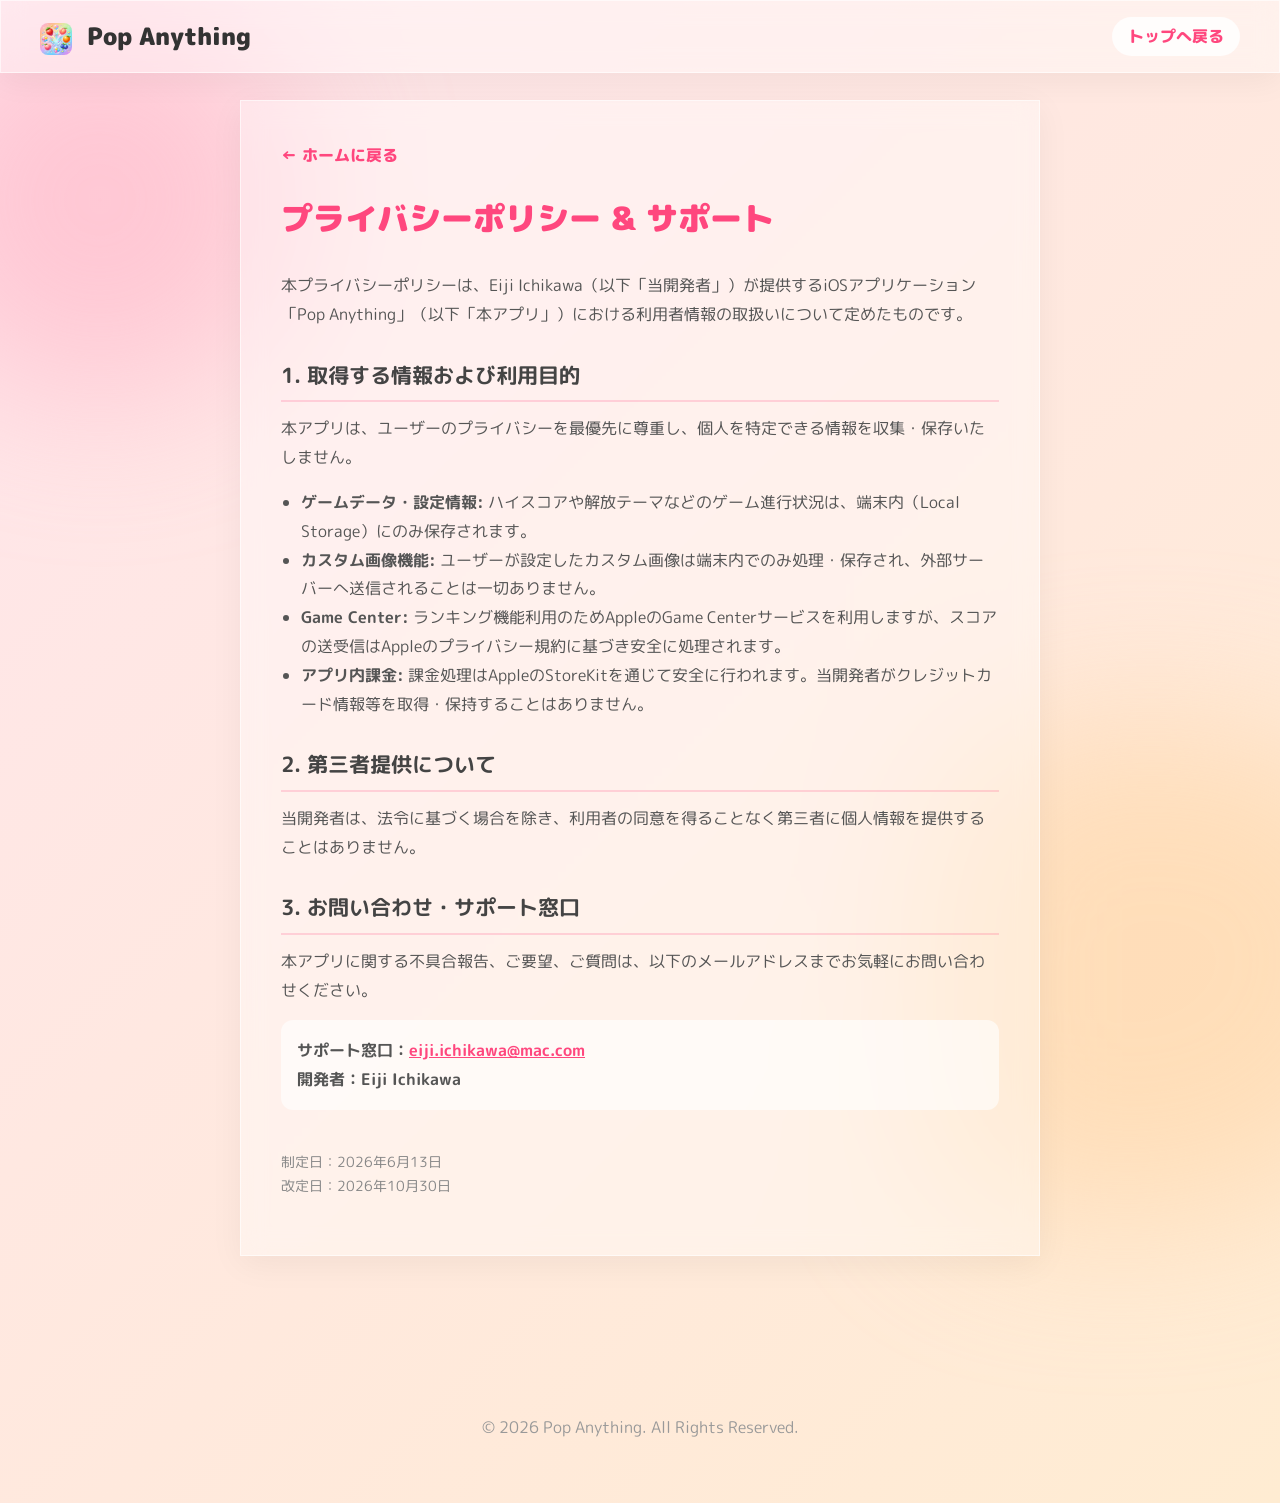
<file: privacy.html>
<!DOCTYPE html>
<html lang="ja">
<head>
    <meta charset="UTF-8">
    <meta name="viewport" content="width=device-width, initial-scale=1.0">
    <title>プライバシーポリシー & サポート - Pop Anything</title>
    <link rel="icon" type="image/png" href="app_icon.png">
    <link rel="stylesheet" href="style.css">
    <link href="https://fonts.googleapis.com/css2?family=M+PLUS+Rounded+1c:wght@500;800;900&display=swap" rel="stylesheet">
    <style>
        .content-box {
            max-width: 800px;
            margin: 100px auto 40px;
            padding: 40px;
            line-height: 1.8;
        }
        .content-box h1 {
            color: var(--primary);
            font-size: 2rem;
            margin-bottom: 24px;
            font-weight: 900;
        }
        .content-box h2 {
            font-size: 1.3rem;
            margin: 28px 0 12px;
            color: #444;
            border-bottom: 2px solid rgba(255, 71, 126, 0.2);
            padding-bottom: 6px;
        }
        .content-box p {
            margin-bottom: 16px;
            color: #555;
        }
        .content-box ul {
            margin-left: 20px;
            margin-bottom: 16px;
            color: #555;
        }
        .back-link {
            display: inline-block;
            margin-bottom: 20px;
            color: var(--primary);
            text-decoration: none;
            font-weight: 800;
        }
        .back-link:hover {
            text-decoration: underline;
        }
    </style>
</head>
<body>
    <div class="blob blob-1"></div>
    <div class="blob blob-2"></div>

    <nav class="navbar glass">
        <div class="nav-content">
            <a href="index.html" class="logo" style="text-decoration: none; color: inherit;">
                <img src="app_icon.png" alt="Pop Anything Icon" style="width: 32px; height: 32px; border-radius: 8px; vertical-align: middle; margin-right: 8px;">
                Pop Anything
            </a>
            <a href="index.html" class="nav-btn">トップへ戻る</a>
        </div>
    </nav>

    <main class="content-box glass">
        <a href="index.html" class="back-link">← ホームに戻る</a>
        <h1>プライバシーポリシー & サポート</h1>
        <p>本プライバシーポリシーは、Eiji Ichikawa（以下「当開発者」）が提供するiOSアプリケーション「Pop Anything」（以下「本アプリ」）における利用者情報の取扱いについて定めたものです。</p>

        <h2>1. 取得する情報および利用目的</h2>
        <p>本アプリは、ユーザーのプライバシーを最優先に尊重し、個人を特定できる情報を収集・保存いたしません。</p>
        <ul>
            <li><strong>ゲームデータ・設定情報:</strong> ハイスコアや解放テーマなどのゲーム進行状況は、端末内（Local Storage）にのみ保存されます。</li>
            <li><strong>カスタム画像機能:</strong> ユーザーが設定したカスタム画像は端末内でのみ処理・保存され、外部サーバーへ送信されることは一切ありません。</li>
            <li><strong>Game Center:</strong> ランキング機能利用のためAppleのGame Centerサービスを利用しますが、スコアの送受信はAppleのプライバシー規約に基づき安全に処理されます。</li>
            <li><strong>アプリ内課金:</strong> 課金処理はAppleのStoreKitを通じて安全に行われます。当開発者がクレジットカード情報等を取得・保持することはありません。</li>
        </ul>

        <h2>2. 第三者提供について</h2>
        <p>当開発者は、法令に基づく場合を除き、利用者の同意を得ることなく第三者に個人情報を提供することはありません。</p>

        <h2>3. お問い合わせ・サポート窓口</h2>
        <p>本アプリに関する不具合報告、ご要望、ご質問は、以下のメールアドレスまでお気軽にお問い合わせください。</p>
        <p style="background: rgba(255,255,255,0.6); padding: 16px; border-radius: 12px; font-weight: bold;">
            サポート窓口：<a href="mailto:eiji.ichikawa@mac.com" style="color: var(--primary);">eiji.ichikawa@mac.com</a><br>
            開発者：Eiji Ichikawa
        </p>

        <p style="margin-top: 40px; font-size: 0.85rem; color: #888;">
            制定日：2026年6月13日<br>
            改定日：2026年10月30日
        </p>
    </main>

    <footer class="footer">
        <p class="copyright">© 2026 Pop Anything. All Rights Reserved.</p>
    </footer>
</body>
</html>
</file>
<file: style.css>
:root {
    --primary: #ff477e;
    --secondary: #ff9900;
    --bg-gradient: linear-gradient(135deg, #ffe5ec 0%, #ffecd2 100%);
    --glass-bg: rgba(255, 255, 255, 0.4);
    --glass-border: rgba(255, 255, 255, 0.6);
    --text-main: #333;
    --text-muted: #666;
}

* {
    margin: 0;
    padding: 0;
    box-sizing: border-box;
}

body {
    font-family: 'M PLUS Rounded 1c', sans-serif;
    background: var(--bg-gradient);
    color: var(--text-main);
    overflow-x: hidden;
    min-height: 100vh;
    position: relative;
}

/* Dynamic Blobs in Background */
.blob {
    position: absolute;
    filter: blur(80px);
    z-index: -1;
    opacity: 0.6;
    animation: float 20s infinite alternate;
}
.blob-1 {
    width: 400px;
    height: 400px;
    background: #ffb3c6;
    top: -100px;
    left: -100px;
    border-radius: 50%;
}
.blob-2 {
    width: 500px;
    height: 500px;
    background: #ffd6a5;
    bottom: 20%;
    right: -150px;
    border-radius: 40% 60% 70% 30%;
    animation-delay: -5s;
}
.blob-3 {
    width: 300px;
    height: 300px;
    background: #caffbf;
    top: 40%;
    left: 20%;
    border-radius: 60% 40% 30% 70%;
    animation-delay: -10s;
}

@keyframes float {
    0% { transform: translate(0, 0) scale(1); }
    100% { transform: translate(50px, 50px) scale(1.1); }
}

/* Glassmorphism Utilities */
.glass {
    background: var(--glass-bg);
    backdrop-filter: blur(12px);
    -webkit-backdrop-filter: blur(12px);
    border: 1px solid var(--glass-border);
    box-shadow: 0 8px 32px rgba(0, 0, 0, 0.05);
}

/* Navbar */
.navbar {
    position: fixed;
    top: 0;
    width: 100%;
    z-index: 100;
    padding: 1rem 2rem;
}
.nav-content {
    max-width: 1200px;
    margin: 0 auto;
    display: flex;
    justify-content: space-between;
    align-items: center;
}
.logo {
    font-size: 1.5rem;
    font-weight: 900;
    color: var(--primary);
}
.nav-btn {
    text-decoration: none;
    color: var(--primary);
    font-weight: 800;
    padding: 0.5rem 1rem;
    border-radius: 20px;
    background: rgba(255,255,255,0.8);
    transition: transform 0.2s;
}
.nav-btn:hover {
    transform: scale(1.05);
}

/* Hero Section */
.hero {
    max-width: 1200px;
    margin: 0 auto;
    padding: 8rem 2rem 4rem;
    display: flex;
    align-items: center;
    gap: 4rem;
    min-height: 100vh;
}
.hero-content {
    flex: 1;
}
.hero-title {
    font-size: 4rem;
    line-height: 1.2;
    margin-bottom: 1.5rem;
}
.highlight {
    background: linear-gradient(90deg, var(--primary), var(--secondary));
    -webkit-background-clip: text;
    -webkit-text-fill-color: transparent;
}
.hero-subtitle {
    font-size: 1.2rem;
    color: var(--text-muted);
    margin-bottom: 2.5rem;
    line-height: 1.6;
}

/* Buttons */
.btn {
    display: inline-flex;
    align-items: center;
    gap: 0.8rem;
    padding: 1rem 2rem;
    border-radius: 50px;
    text-decoration: none;
    font-weight: 800;
    font-size: 1.2rem;
    transition: all 0.3s cubic-bezier(0.175, 0.885, 0.32, 1.275);
}
.btn-primary {
    background: linear-gradient(45deg, var(--primary), var(--secondary));
    color: white;
    box-shadow: 0 10px 20px rgba(255, 71, 126, 0.3);
}
.btn-primary:hover {
    transform: translateY(-5px) scale(1.02);
    box-shadow: 0 15px 25px rgba(255, 71, 126, 0.4);
}
.pulse {
    animation: pulse 2s infinite;
}
@keyframes pulse {
    0% { box-shadow: 0 0 0 0 rgba(255, 71, 126, 0.4); }
    70% { box-shadow: 0 0 0 20px rgba(255, 71, 126, 0); }
    100% { box-shadow: 0 0 0 0 rgba(255, 71, 126, 0); }
}

/* Mockup CSS */
.hero-image {
    flex: 1;
    display: flex;
    justify-content: center;
}
.glass-panel {
    background: var(--glass-bg);
    padding: 1rem;
    border-radius: 40px;
    border: 1px solid var(--glass-border);
    box-shadow: 0 20px 40px rgba(0,0,0,0.1);
    transform: rotate(2deg);
    transition: transform 0.5s;
}
.glass-panel:hover {
    transform: rotate(0deg) scale(1.02);
}
.mockup {
    width: 300px;
    height: 600px;
    background: #fff;
    border-radius: 30px;
    overflow: hidden;
    position: relative;
    border: 8px solid #333;
}
.mockup-screen {
    width: 100%;
    height: 100%;
    background: #fdfdfd;
    position: relative;
}
.game-header {
    display: flex;
    justify-content: space-between;
    padding: 1rem;
    border-bottom: 2px solid #eee;
}
.score-label, .next-label {
    font-size: 0.8rem;
    font-weight: 800;
    color: #999;
}
.score-value {
    font-size: 1.5rem;
    color: var(--primary);
}
.next-circle {
    width: 40px; height: 40px;
    background: #ffeeee;
    border-radius: 50%;
    display: flex;
    align-items: center;
    justify-content: center;
    font-size: 1.5rem;
    margin-top: 5px;
}
.game-area {
    position: relative;
    height: calc(100% - 150px);
}
.falling-fruit {
    position: absolute;
    transition: transform 0.1s;
}
.cloud {
    position: absolute;
    top: 80px;
    left: 50%;
    transform: translateX(-50%);
    font-size: 3rem;
}

/* Features Section */
.features {
    max-width: 1200px;
    margin: 4rem auto;
    padding: 0 2rem;
}
.section-title {
    text-align: center;
    font-size: 2.5rem;
    margin-bottom: 3rem;
    color: var(--primary);
}
.feature-grid {
    display: grid;
    grid-template-columns: repeat(auto-fit, minmax(300px, 1fr));
    gap: 2rem;
}
.feature-card {
    padding: 2rem;
    border-radius: 20px;
    text-align: center;
    transition: transform 0.3s;
}
.feature-card:hover {
    transform: translateY(-10px);
}
.feature-icon {
    font-size: 4rem;
    margin-bottom: 1rem;
}
.feature-card h3 {
    margin-bottom: 1rem;
    font-size: 1.5rem;
}
.feature-card p {
    color: var(--text-muted);
    line-height: 1.6;
}

/* Premium Section */
.premium {
    max-width: 1000px;
    margin: 6rem auto;
    padding: 0 2rem;
}
.premium-content {
    padding: 4rem 2rem;
    border-radius: 30px;
    display: flex;
    align-items: center;
    gap: 3rem;
    background: linear-gradient(135deg, rgba(255,255,255,0.8), rgba(255,255,255,0.4));
}
.premium-text {
    flex: 1;
}
.premium-title {
    font-size: 2rem;
    color: var(--secondary);
    margin-bottom: 1rem;
}
.premium-text h3 {
    font-size: 1.8rem;
    margin-bottom: 1rem;
}
.premium-text p {
    color: var(--text-muted);
    line-height: 1.6;
    margin-bottom: 1rem;
}
.premium-visual {
    flex: 1;
    display: flex;
    justify-content: center;
    gap: 1rem;
    flex-wrap: wrap;
}
.custom-circle {
    width: 100px;
    height: 100px;
    border-radius: 50%;
    overflow: hidden;
    border: 4px solid white;
    box-shadow: 0 10px 20px rgba(0,0,0,0.1);
    animation: float 4s infinite alternate;
}
.custom-circle:nth-child(2) { animation-delay: -1s; }
.custom-circle:nth-child(3) { animation-delay: -2s; }
.custom-circle img {
    width: 100%;
    height: 100%;
    object-fit: cover;
}

/* Footer */
.footer {
    text-align: center;
    padding: 4rem 2rem;
    margin-top: 4rem;
}
.copyright {
    color: #999;
    margin-top: 2rem;
}

/* Responsive */
@media (max-width: 768px) {
    .hero {
        flex-direction: column;
        padding-top: 6rem;
        text-align: center;
    }
    .hero-title {
        font-size: 2.5rem;
    }
    .premium-content {
        flex-direction: column;
        text-align: center;
    }
}
</file>
